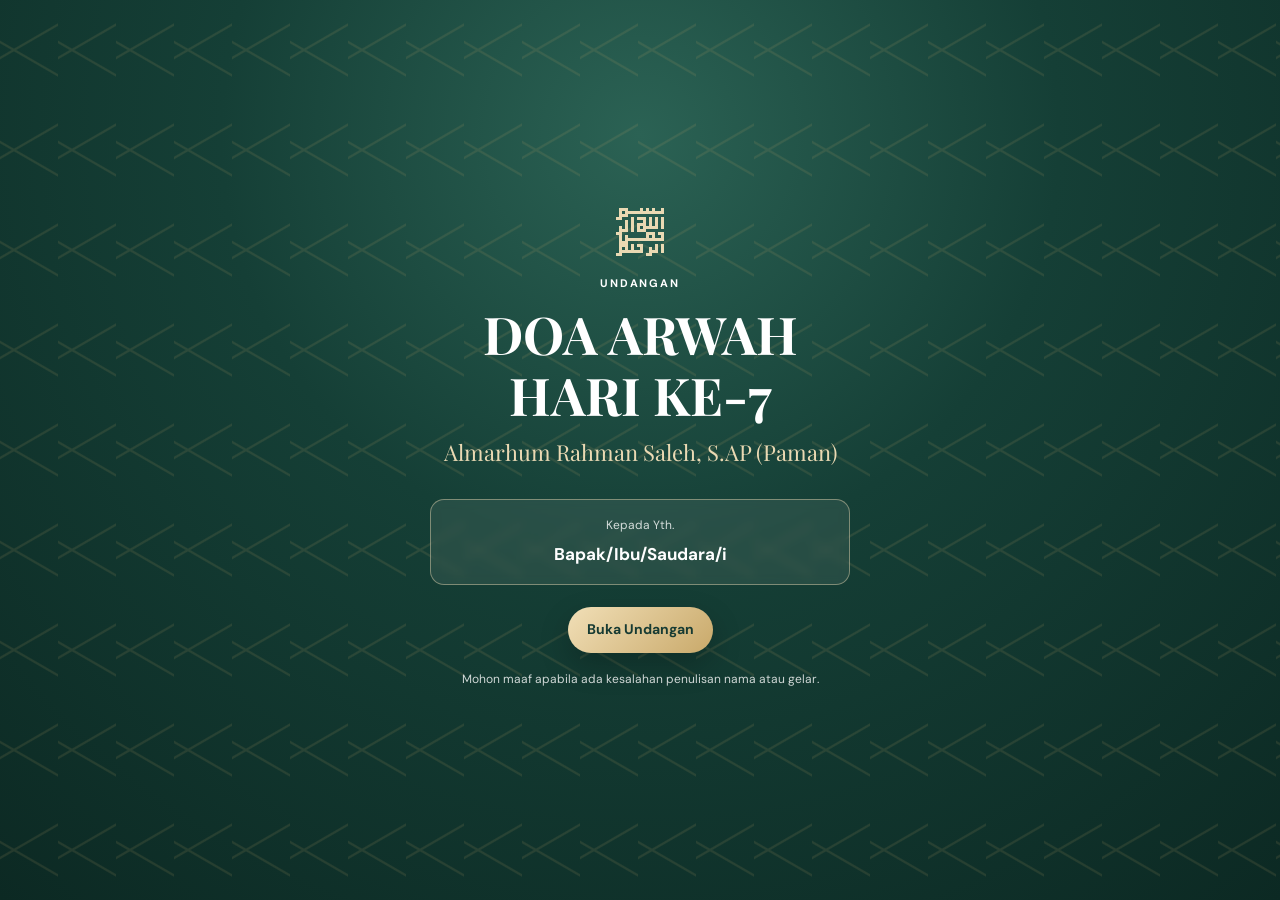
<file: index.html>
<!doctype html>
<html lang="id">
<head>
  <meta charset="utf-8">
  <meta name="viewport" content="width=device-width,initial-scale=1,viewport-fit=cover">
  <meta name="theme-color" content="#153f36">
  <meta name="description" content="Undangan Doa Arwah Hari ke-7">
  <title>Undangan Doa Arwah Hari ke-7</title>
  <link rel="preconnect" href="https://fonts.googleapis.com">
  <link rel="preconnect" href="https://fonts.gstatic.com" crossorigin>
  <link href="https://fonts.googleapis.com/css2?family=DM+Sans:wght@400;500;600;700&family=Playfair+Display:wght@600;700&display=swap" rel="stylesheet">
  <link rel="stylesheet" href="style.css">
</head>
<body>
  <div class="gate" id="gate">
    <div class="gate-pattern"></div>
    <div class="gate-content">
      <div class="bismillah" aria-label="Bismillahirrahmanirrahim">﷽</div>
      <p class="eyebrow">UNDANGAN </p>
      <h1 id="gateTitle">DOA ARWAH HARI KE-7</h1>
      <p class="gate-name" id="gateName">Almarhum</p>
      <div class="guest-card">
        <span>Kepada Yth.</span>
        <strong id="guestName">Bapak/Ibu/Saudara/i</strong>
      </div>
      <button class="button button-gold" id="openInvitation" type="button">Buka Undangan</button>
      <small>Mohon maaf apabila ada kesalahan penulisan nama atau gelar.</small>
    </div>
  </div>

    <main id="invitation" class="invitation" aria-hidden="true">
    <section class="hero section">
      <div class="ornament">✦</div>
      <p class="eyebrow">INNALILLAHI WA INNA ILAIHI RAJI'UN</p>
      <h1 id="eventTitle">Undangan Arwah Hari ke-7</h1>
      <div class="portrait-wrap">
        <img id="deceasedPhoto" class="portrait" src="assets/foto-rahman-saleh.png" alt="Foto Almarhum Rahman Saleh, S.AP">
      </div>
      <p class="label">Mengenang dan mendoakan</p>
      <h2 id="deceasedName">Almarhum</h2>
      <p class="deceased-nickname" id="nickname"></p>
      <p id="prayer" class="prayer"></p>
      <a href="#detail" class="scroll-hint">Lihat detail <span>↓</span></a>
    </section>

    <section class="section content-section" id="detail">
      <div class="card intro-card">
        <div class="bismillah small">﷽</div>
        <p>Assalamu'alaikum Warahmatullahi Wabarakatuh</p>
        <p id="opening"></p>
        <div class="intro-deceased">
          <span>Atas meninggalnya</span>
          <h3 id="introDeceasedName"></h3>
          <p id="introNickname"></p>
        </div>
      </div>

      <div class="card event-card">
        <p class="eyebrow">INSYAALLAH DILAKSANAKAN PADA</p>
        <div class="date-display">
          <span id="eventDay">Kamis</span>
          <strong id="eventDateNumber">01</strong>
          <span id="eventMonthYear">Oktober 2026</span>
        </div>
        <div class="detail-row">
          <div class="icon" aria-hidden="true">◷</div>
          <div><span>Waktu</span><strong id="eventTime">19.30 WIB</strong></div>
        </div>
        <div class="detail-row">
          <div class="icon" aria-hidden="true">⌖</div>
          <div><span id="locationName">Kediaman Keluarga</span><strong id="address"></strong></div>
        </div>
        <div class="button-row">
          <a class="button button-primary" id="mapsButton" target="_blank" rel="noopener">Buka Peta</a>
        </div>
      </div>

      <div class="card countdown-card">
        <p class="eyebrow">MENUJU WAKTU ACARA</p>
        <div class="countdown" id="countdown">
          <div><strong id="days">00</strong><span>Hari</span></div>
          <div><strong id="hours">00</strong><span>Jam</span></div>
          <div><strong id="minutes">00</strong><span>Menit</span></div>
          <div><strong id="seconds">00</strong><span>Detik</span></div>
        </div>
      </div>

      <div class="card closing-card">
        <p id="closing"></p>
        <p>Wassalamu'alaikum Warahmatullahi Wabarakatuh</p>
        <span>Hormat kami,</span>
        <h3 id="family"></h3>
      </div>

      <footer>
        <p>Terima kasih atas doa dan perhatian yang diberikan.</p>
      </footer>
    </section>
  </main>

  <button class="music-button" id="musicButton" type="button" aria-label="Putar atau jeda musik" title="Musik latar">♫</button>
  <audio id="backgroundMusic" loop preload="auto" playsinline></audio>
  <div class="toast" id="toast" role="status" aria-live="polite"></div>
  <script src="app.js"></script>
</body>
</html>
</file>
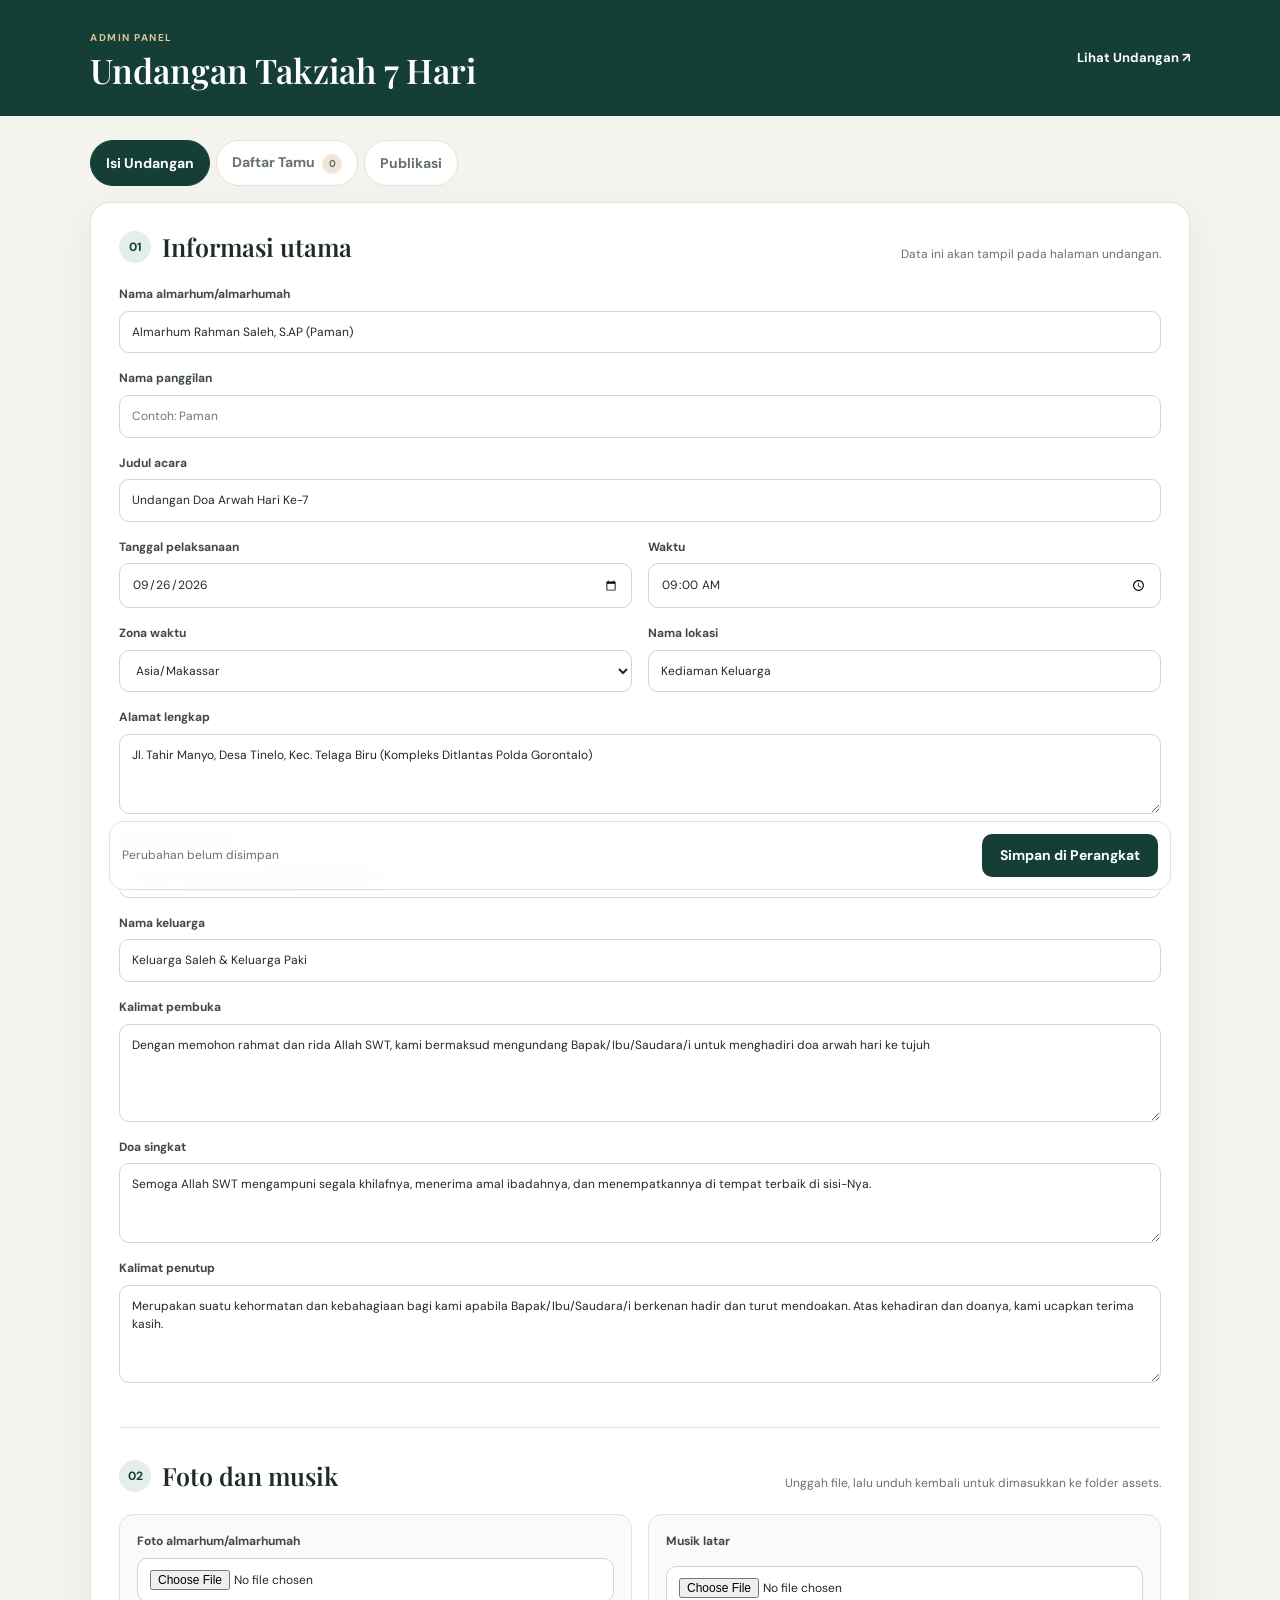
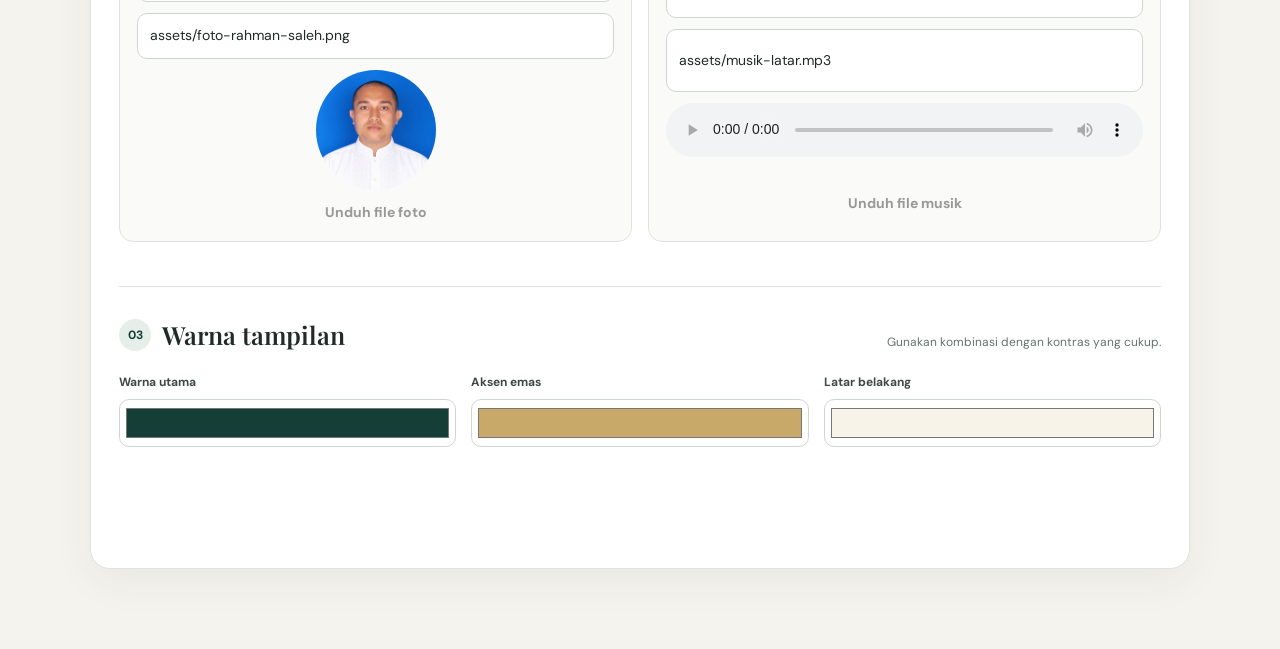
<file: admin.html>
<!doctype html>
<html lang="id">
<head>
  <meta charset="utf-8">
  <meta name="viewport" content="width=device-width,initial-scale=1">
  <meta name="theme-color" content="#153f36">
  <title>Admin Undangan Takziah</title>
  <link rel="preconnect" href="https://fonts.googleapis.com">
  <link rel="preconnect" href="https://fonts.gstatic.com" crossorigin>
  <link href="https://fonts.googleapis.com/css2?family=DM+Sans:wght@400;500;600;700&family=Playfair+Display:wght@600;700&display=swap" rel="stylesheet">
  <link rel="stylesheet" href="admin.css">
</head>
<body>
  <header class="admin-header">
    <div><span>ADMIN PANEL</span><h1>Undangan Takziah 7 Hari</h1></div>
    <a href="index.html" target="_blank">Lihat Undangan ↗</a>
  </header>

  <main class="admin-layout">
    <nav class="tabs" aria-label="Navigasi admin">
      <button class="tab active" data-tab="content">Isi Undangan</button>
      <button class="tab" data-tab="guests">Daftar Tamu <span id="guestCount">0</span></button>
      <button class="tab" data-tab="publish">Publikasi</button>
    </nav>

    <section class="panel active" id="contentPanel">
      <div class="section-heading"><div><span>01</span><h2>Informasi utama</h2></div><p>Data ini akan tampil pada halaman undangan.</p></div>
      <form id="configForm">
        <div class="form-grid">
          <label class="full">Nama almarhum/almarhumah<input id="deceasedName" required></label>
          <label class="full">Nama panggilan<input id="nickname" placeholder="Contoh: Paman"></label>
          <label class="full">Judul acara<input id="eventTitle" required></label>
          <label>Tanggal pelaksanaan<input id="eventDate" type="date" required></label>
          <label>Waktu<input id="eventTime" type="time" required></label>
          <label>Zona waktu<select id="timezone"><option>Asia/Jakarta</option><option>Asia/Makassar</option><option>Asia/Jayapura</option></select></label>
          <label>Nama lokasi<input id="locationName" required></label>
          <label class="full">Alamat lengkap<textarea id="address" rows="3" required></textarea></label>
          <label class="full">Tautan Google Maps<input id="mapsUrl" type="url" placeholder="https://maps.app.goo.gl/..."></label>
          <label class="full">Nama keluarga<input id="family" required></label>
          <label class="full">Kalimat pembuka<textarea id="opening" rows="4"></textarea></label>
          <label class="full">Doa singkat<textarea id="prayer" rows="3"></textarea></label>
          <label class="full">Kalimat penutup<textarea id="closing" rows="4"></textarea></label>
        </div>

        <div class="section-heading separated"><div><span>02</span><h2>Foto dan musik</h2></div><p>Unggah file, lalu unduh kembali untuk dimasukkan ke folder assets.</p></div>
        <div class="upload-grid">
          <div class="upload-card">
            <label>Foto almarhum/almarhumah<input id="photoFile" type="file" accept="image/jpeg,image/png,image/webp"></label>
            <input id="photoPath" value="assets/placeholder-foto.svg" aria-label="Lokasi file foto">
            <div class="preview portrait-preview"><img id="photoPreview" alt="Pratinjau foto"></div>
            <button class="link-button" id="downloadPhoto" type="button" disabled>Unduh file foto</button>
          </div>
          <div class="upload-card">
            <label>Musik latar<input id="musicFile" type="file" accept="audio/mpeg,audio/mp3,audio/wav,audio/ogg"></label>
            <input id="musicPath" placeholder="assets/musik-latar.mp3" aria-label="Lokasi file musik">
            <audio id="musicPreview" controls></audio>
            <button class="link-button" id="downloadMusic" type="button" disabled>Unduh file musik</button>
          </div>
        </div>

        <div class="section-heading separated"><div><span>03</span><h2>Warna tampilan</h2></div><p>Gunakan kombinasi dengan kontras yang cukup.</p></div>
        <div class="color-grid">
          <label>Warna utama<input id="primaryColor" type="color"></label>
          <label>Aksen emas<input id="secondaryColor" type="color"></label>
          <label>Latar belakang<input id="backgroundColor" type="color"></label>
        </div>
        <div class="sticky-actions">
          <span id="saveStatus">Perubahan belum disimpan</span>
          <button class="button primary" type="submit">Simpan di Perangkat</button>
        </div>
      </form>
    </section>

    <section class="panel" id="guestsPanel">
      <div class="section-heading"><div><span>01</span><h2>Masukkan daftar tamu</h2></div><p>Satu tamu per baris. Nomor WhatsApp bersifat opsional.</p></div>
      <div class="helper-box"><strong>Format:</strong><code>Nama Tamu</code> atau <code>Nama Tamu|628123456789</code></div>
      <textarea id="guestInput" rows="8" placeholder="Bapak Abdullah|628123456789&#10;Ibu Aminah&#10;Keluarga Bapak Hasan"></textarea>
      <div class="inline-actions">
        <button class="button primary" id="addGuests" type="button">Tambahkan Tamu</button>
        <button class="button secondary" id="clearGuests" type="button">Hapus Semua</button>
      </div>

      <div class="message-editor">
        <h3>Template pesan WhatsApp</h3>
        <p>Variabel tersedia: <code>{nama}</code>, <code>{acara}</code>, <code>{almarhum}</code>, <code>{tanggal}</code>, <code>{waktu}</code>, <code>{lokasi}</code>, <code>{alamat}</code>, dan <code>{link}</code>.</p>
        <textarea id="messageTemplate" rows="10"></textarea>
        <label>URL undangan GitHub Pages<input id="siteUrl" type="url" placeholder="https://username.github.io/nama-repo/"></label>
        <button class="button secondary" id="saveMessage" type="button">Simpan Template</button>
      </div>

      <div class="guest-toolbar">
        <h3>Daftar undangan</h3>
        <input id="guestSearch" type="search" placeholder="Cari nama tamu...">
      </div>
      <div id="guestList" class="guest-list"></div>
      <div class="inline-actions">
        <button class="button secondary" id="copyAllMessages" type="button">Salin Semua Pesan</button>
        <button class="button secondary" id="exportGuests" type="button">Ekspor CSV</button>
      </div>
    </section>

    <section class="panel" id="publishPanel">
      <div class="section-heading"><div><span>01</span><h2>Siapkan file publikasi</h2></div><p>Unduh konfigurasi terbaru untuk mengganti file di GitHub.</p></div>
      <div class="publish-card">
        <h3>1. Unduh konfigurasi</h3>
        <p>File berisi data acara, tetapi tidak memuat daftar tamu.</p>
        <button class="button primary" id="exportConfig" type="button">Unduh config.json</button>
      </div>
      <div class="publish-card">
        <h3>2. Lengkapi folder assets</h3>
        <p>Pastikan foto dan musik memakai nama yang sama dengan isian lokasi file pada tab Isi Undangan.</p>
      </div>
      <div class="publish-card">
        <h3>3. Unggah ke GitHub</h3>
        <p>Ganti <code>config.json</code>, unggah file media ke <code>assets</code>, lalu tunggu GitHub Pages memperbarui situs.</p>
      </div>
      <div class="warning"><strong>Catatan keamanan</strong><p>Halaman admin pada situs statis tidak memiliki login server. Data tersimpan hanya di browser ini. Jangan menyimpan data sensitif atau token GitHub di halaman admin.</p></div>
    </section>
  </main>
  <div class="toast" id="toast" role="status"></div>
  <script src="admin.js"></script>
</body>
</html>
</file>
<file: style.css>
:root {
  --primary: #153f36;
  --primary-soft: #28594e;
  --gold: #c9a96a;
  --gold-soft: #ead9b3;
  --paper: #f7f3e9;
  --cream: #fffdf8;
  --ink: #24302d;
  --muted: #6f7774;
  --shadow: 0 18px 46px rgba(18, 53, 45, .12);
}

* { box-sizing: border-box; }
html { scroll-behavior: smooth; }
body {
  margin: 0;
  min-width: 320px;
  background: var(--paper);
  color: var(--ink);
  font-family: "DM Sans", system-ui, sans-serif;
  line-height: 1.7;
  overflow-x: hidden;
}
button, a { font: inherit; }
button { cursor: pointer; }

.gate {
  position: fixed;
  inset: 0;
  z-index: 20;
  display: grid;
  place-items: center;
  min-height: 100svh;
  padding: 28px 22px;
  overflow: hidden;
  color: white;
  text-align: center;
  background: radial-gradient(circle at 50% 15%, #2b6254 0, var(--primary) 42%, #0c2923 100%);
  transform: translate3d(0, 0, 0) scale(1);
  transform-origin: 50% 15%;
  will-change: transform, opacity, filter;
  transition:
    transform 1.05s cubic-bezier(.76, 0, .24, 1),
    opacity .78s ease,
    filter .9s ease,
    visibility 0s linear 1.05s;
}
.gate::after {
  position: absolute;
  right: -15%;
  bottom: -26%;
  left: -15%;
  height: 34%;
  border-radius: 50% 50% 0 0;
  content: "";
  background: linear-gradient(180deg, rgba(201,169,106,.24), transparent 65%);
  opacity: 0;
  transform: translateY(55%);
  transition: transform .85s cubic-bezier(.22,1,.36,1), opacity .55s ease;
}
.gate.opening {
  opacity: .12;
  filter: blur(3px);
  transform: translate3d(0, -104%, 0) scale(.975);
  pointer-events: none;
}
.gate.opening::after { opacity: 1; transform: translateY(0); }
.gate.closed { visibility: hidden; pointer-events: none; }
.gate-pattern, .hero::before {
  position: absolute;
  inset: 0;
  content: "";
  opacity: .13;
  background-image:
    linear-gradient(30deg, transparent 42%, var(--gold) 43%, var(--gold) 44%, transparent 45%),
    linear-gradient(150deg, transparent 42%, var(--gold) 43%, var(--gold) 44%, transparent 45%);
  background-size: 58px 100px;
}
.gate-content { position: relative; z-index: 1; width: min(100%, 420px); transition: transform .75s cubic-bezier(.22,1,.36,1), opacity .45s ease; }
.gate.opening .gate-content { opacity: 0; transform: translateY(-28px) scale(.96); }
.bismillah { margin-bottom: 16px; color: var(--gold-soft); font-size: 48px; line-height: 1; }
.bismillah.small { color: var(--gold); font-size: 39px; }
.eyebrow { margin: 0 0 10px; letter-spacing: .16em; font-size: 11px; font-weight: 700; }
h1, h2, h3 { font-family: "Playfair Display", Georgia, serif; line-height: 1.18; }
.gate h1 { margin: 8px 0; font-size: clamp(34px, 10vw, 52px); }
.gate-name { margin: 8px 0 28px; color: var(--gold-soft); font-family: "Playfair Display", serif; font-size: 22px; }
.guest-card {
  display: grid;
  gap: 5px;
  margin: 0 auto 22px;
  padding: 15px 18px;
  border: 1px solid rgba(234, 217, 179, .45);
  border-radius: 14px;
  background: rgba(255, 255, 255, .08);
  backdrop-filter: blur(5px);
}
.guest-card span, .gate small { font-size: 12px; opacity: .8; }
.guest-card strong { font-size: 17px; }
.gate small { display: block; margin-top: 16px; }

.button {
  display: inline-flex;
  min-height: 46px;
  align-items: center;
  justify-content: center;
  padding: 11px 19px;
  border: 0;
  border-radius: 999px;
  text-decoration: none;
  font-size: 14px;
  font-weight: 700;
  transition: transform .18s ease, opacity .18s ease;
}
.button:active { transform: scale(.97); }
.button-gold { color: #173b33; background: linear-gradient(135deg, #f1dfb7, var(--gold)); box-shadow: 0 12px 30px rgba(0, 0, 0, .22); }
.button-primary { color: white; background: var(--primary); }
.button-outline { border: 1px solid #c9c7bc; color: var(--primary); background: transparent; }

.invitation {
  display: none;
  overflow: hidden;
  opacity: 0;
  background: var(--paper);
  transform: scale(1.035);
  transform-origin: 50% 10%;
  transition: opacity .9s ease .12s, transform 1.15s cubic-bezier(.22,1,.36,1);
}
.invitation.open { display: block; }
.invitation.revealed { opacity: 1; transform: scale(1); }
.section { position: relative; width: 100%; }
.hero {
  display: flex;
  min-height: 100svh;
  flex-direction: column;
  align-items: center;
  justify-content: center;
  padding: 52px 24px;
  overflow: hidden;
  text-align: center;
  color: white;
  background: linear-gradient(165deg, #0d2c26, var(--primary-soft));
}
.hero > * { position: relative; }
.hero > :not(.scroll-hint) {
  opacity: 0;
  transform: translateY(24px);
}
.invitation.revealed .hero > :not(.scroll-hint) {
  animation: heroEnter .82s cubic-bezier(.22,1,.36,1) forwards;
}
.invitation.revealed .hero > :nth-child(2) { animation-delay: .12s; }
.invitation.revealed .hero > :nth-child(3) { animation-delay: .2s; }
.invitation.revealed .hero > :nth-child(4) { animation-delay: .3s; }
.invitation.revealed .hero > :nth-child(5) { animation-delay: .39s; }
.invitation.revealed .hero > :nth-child(6) { animation-delay: .47s; }
.invitation.revealed .hero > :nth-child(7) { animation-delay: .55s; }
.invitation.revealed .hero > :nth-child(8) { animation-delay: .63s; }
.ornament { margin-bottom: 16px; color: var(--gold); font-size: 28px; }
.hero h1 { width: min(100%, 580px); margin: 5px auto 28px; font-size: clamp(34px, 9vw, 58px); }
.portrait-wrap {
  width: 184px;
  height: 184px;
  padding: 6px;
  border: 1px solid var(--gold);
  border-radius: 50%;
  background: rgba(255, 255, 255, .08);
}
.portrait { width: 100%; height: 100%; border-radius: 50%; object-fit: cover; background: #e6dfd0; }
.label { margin: 22px 0 2px; color: #d8dedb; font-size: 13px; }
.hero h2 { max-width: 520px; margin: 0; color: var(--gold-soft); font-size: 29px; }
.deceased-nickname { margin: 5px 0 0; color: var(--gold-soft); font-family: "Playfair Display", serif; font-size: 18px; font-style: italic; }
.prayer { max-width: 570px; margin: 18px auto; color: #e4e9e7; font-size: 14px; }
.scroll-hint { position: absolute; bottom: 24px; color: white; text-decoration: none; font-size: 12px; opacity: .75; }
.scroll-hint { opacity: 0; transform: translateY(8px); }
.invitation.revealed .scroll-hint { animation: hintEnter .7s ease .9s forwards; }
.scroll-hint span { display: block; font-size: 20px; animation: floatArrow 1.8s ease-in-out infinite; }

.content-section { padding: 42px 18px 28px; background: linear-gradient(180deg, var(--paper), #eee7d7); }
.content-section::before {
  position: absolute;
  top: -34px;
  right: -8%;
  left: -8%;
  height: 68px;
  border-radius: 50% 50% 0 0;
  content: "";
  background: var(--paper);
}
.card {
  width: min(100%, 620px);
  margin: 0 auto 20px;
  padding: 28px 22px;
  border: 1px solid rgba(201, 169, 106, .28);
  border-radius: 22px;
  background: rgba(255, 253, 248, .92);
  box-shadow: var(--shadow);
}
.reveal {
  opacity: 0;
  transform: translate3d(0, 42px, 0) scale(.975);
  transition:
    opacity .72s ease,
    transform .9s cubic-bezier(.22,1,.36,1);
  will-change: transform, opacity;
}
.reveal.is-visible { opacity: 1; transform: translate3d(0, 0, 0) scale(1); }
.reveal:nth-of-type(2) { transition-delay: .06s; }
.intro-card, .closing-card { text-align: center; }
.intro-card p { margin: 12px 0; }
.intro-deceased { margin-top: 24px; padding: 21px 16px; border-top: 1px solid #e4dccb; border-bottom: 1px solid #e4dccb; }
.intro-deceased span { color: var(--muted); font-size: 12px; }
.intro-deceased h3 { margin: 5px 0 0; color: var(--primary); font-size: 25px; }
.intro-deceased p { margin: 3px 0 0; color: var(--gold); font-family: "Playfair Display", serif; font-size: 17px; font-style: italic; }
.event-card .eyebrow, .countdown-card .eyebrow { color: var(--primary); text-align: center; }
.date-display { display: grid; justify-items: center; margin: 19px 0 26px; }
.date-display span { font-size: 15px; font-weight: 600; }
.date-display strong { margin: -4px 0; color: var(--primary); font-family: "Playfair Display", serif; font-size: 70px; line-height: 1.15; }
.detail-row { display: grid; grid-template-columns: 40px 1fr; gap: 11px; align-items: start; padding: 15px 0; border-top: 1px solid #e8e3d7; }
.detail-row .icon { display: grid; width: 36px; height: 36px; place-items: center; border-radius: 50%; color: var(--primary); background: #e6eee9; font-size: 20px; }
.detail-row span, .detail-row strong { display: block; }
.detail-row span { color: var(--muted); font-size: 12px; }
.detail-row strong { line-height: 1.5; font-size: 15px; }
.button-row { display: grid; grid-template-columns: 1fr; gap: 10px; margin-top: 20px; }
.countdown { display: grid; grid-template-columns: repeat(4, 1fr); gap: 8px; margin-top: 18px; }
.countdown div { padding: 12px 4px; border-radius: 13px; text-align: center; background: #edf2ef; }
.countdown strong, .countdown span { display: block; }
.countdown strong { color: var(--primary); font-size: 26px; }
.countdown span { color: var(--muted); font-size: 10px; }
.closing-card h3 { margin: 7px 0 0; color: var(--primary); font-size: 24px; }
.closing-card span { color: var(--muted); font-size: 13px; }
footer { padding: 18px 12px 5px; text-align: center; color: var(--muted); font-size: 12px; }

.music-button {
  position: fixed;
  right: max(18px, env(safe-area-inset-right));
  bottom: max(18px, env(safe-area-inset-bottom));
  z-index: 12;
  display: none;
  width: 46px;
  height: 46px;
  border: 1px solid rgba(255,255,255,.38);
  border-radius: 50%;
  color: white;
  background: var(--primary);
  box-shadow: 0 8px 24px rgba(21,63,54,.3);
  font-size: 20px;
}
.music-button.show { display: block; }
.music-button.playing { animation: pulse 1.8s infinite; }
.toast { position: fixed; left: 50%; bottom: 80px; z-index: 30; transform: translate(-50%, 20px); padding: 10px 15px; border-radius: 10px; color: white; background: #1d2825; opacity: 0; pointer-events: none; font-size: 13px; transition: .25s ease; }
.toast.show { transform: translate(-50%, 0); opacity: 1; }
@keyframes pulse { 50% { box-shadow: 0 0 0 10px rgba(201,169,106,.16); } }
@keyframes heroEnter {
  from { opacity: 0; transform: translateY(24px) scale(.985); }
  to { opacity: 1; transform: translateY(0) scale(1); }
}
@keyframes hintEnter {
  from { opacity: 0; transform: translateY(8px); }
  to { opacity: .75; transform: translateY(0); }
}
@keyframes floatArrow {
  0%, 100% { transform: translateY(0); }
  50% { transform: translateY(7px); }
}

@media (min-width: 720px) {
  .content-section { padding: 70px 24px 38px; }
  .card { padding: 38px 42px; }
}
@media (prefers-reduced-motion: reduce) {
  *, *::before, *::after { scroll-behavior: auto !important; animation-duration: .01ms !important; transition-duration: .01ms !important; }
  .hero > :not(.scroll-hint), .scroll-hint, .reveal { opacity: 1 !important; transform: none !important; }
}
</file>
<file: admin.css>
:root { --primary:#153f36; --gold:#c9a96a; --paper:#f5f3ed; --white:#fff; --ink:#202a27; --muted:#66716d; --line:#dfe3df; --danger:#9b3c3c; }
* { box-sizing:border-box; }
body { margin:0; background:var(--paper); color:var(--ink); font:14px/1.55 "DM Sans",system-ui,sans-serif; }
button,input,textarea,select { font:inherit; }
button { cursor:pointer; }
.admin-header { display:flex; align-items:center; justify-content:space-between; gap:18px; padding:26px max(22px,calc((100% - 1100px)/2)); color:white; background:var(--primary); }
.admin-header span { color:#dbc696; letter-spacing:.15em; font-size:10px; font-weight:700; }
.admin-header h1 { margin:2px 0 0; font:600 clamp(23px,4vw,34px)/1.2 "Playfair Display",serif; }
.admin-header a { color:white; text-decoration:none; font-weight:700; font-size:13px; }
.admin-layout { width:min(1100px,calc(100% - 28px)); margin:24px auto 80px; }
.tabs { display:flex; gap:6px; margin-bottom:16px; overflow-x:auto; }
.tab { flex:0 0 auto; padding:11px 15px; border:1px solid var(--line); border-radius:99px; color:var(--muted); background:white; font-weight:700; }
.tab.active { border-color:var(--primary); color:white; background:var(--primary); }
.tab span { display:inline-grid; min-width:20px; height:20px; margin-left:4px; place-items:center; border-radius:50%; background:rgba(201,169,106,.28); font-size:10px; }
.panel { display:none; padding:28px; border:1px solid var(--line); border-radius:20px; background:white; box-shadow:0 12px 40px rgba(22,52,45,.06); }
.panel.active { display:block; }
.section-heading { display:flex; align-items:end; justify-content:space-between; gap:20px; margin-bottom:22px; }
.section-heading.separated { margin-top:44px; padding-top:32px; border-top:1px solid var(--line); }
.section-heading div { display:flex; align-items:center; gap:11px; }
.section-heading span { display:grid; width:32px; height:32px; place-items:center; border-radius:50%; color:var(--primary); background:#e6eee9; font-weight:700; font-size:12px; }
.section-heading h2 { margin:0; font:600 25px/1.2 "Playfair Display",serif; }
.section-heading p { margin:0; color:var(--muted); font-size:12px; }
.form-grid { display:grid; grid-template-columns:1fr 1fr; gap:16px; }
label { display:grid; gap:7px; color:#3e4946; font-weight:700; font-size:12px; }
label.full { grid-column:1/-1; }
input,textarea,select { width:100%; border:1px solid #cfd6d2; border-radius:10px; padding:11px 12px; color:var(--ink); background:#fff; outline:none; font-weight:400; }
input:focus,textarea:focus,select:focus { border-color:var(--primary); box-shadow:0 0 0 3px rgba(21,63,54,.09); }
textarea { resize:vertical; }
.upload-grid { display:grid; grid-template-columns:1fr 1fr; gap:16px; }
.upload-card { display:grid; gap:11px; padding:17px; border:1px solid var(--line); border-radius:14px; background:#fafbf9; }
.preview { display:grid; min-height:120px; place-items:center; overflow:hidden; border-radius:10px; background:#e9ece8; }
.portrait-preview { width:120px; height:120px; min-height:0; margin:auto; border-radius:50%; }
.preview img { width:100%; height:100%; object-fit:cover; }
audio { width:100%; }
.link-button { border:0; color:var(--primary); background:none; font-weight:700; }
.link-button:disabled { color:#999; cursor:not-allowed; }
.color-grid { display:grid; grid-template-columns:repeat(3,1fr); gap:15px; }
.color-grid input { height:48px; padding:4px; }
.sticky-actions { position:sticky; bottom:10px; display:flex; align-items:center; justify-content:flex-end; gap:16px; margin:34px -10px -10px; padding:12px; border:1px solid var(--line); border-radius:14px; background:rgba(255,255,255,.92); backdrop-filter:blur(8px); }
.sticky-actions span { margin-right:auto; color:var(--muted); font-size:12px; }
.button { display:inline-flex; min-height:43px; align-items:center; justify-content:center; padding:10px 17px; border:1px solid transparent; border-radius:10px; font-weight:700; }
.button.primary { color:white; background:var(--primary); }
.button.secondary { border-color:#cbd3cf; color:var(--primary); background:white; }
.helper-box,.warning { padding:14px 16px; border-radius:12px; background:#edf3ef; }
code { padding:2px 6px; border-radius:5px; background:#edf0ed; font-size:12px; }
#guestInput { margin-top:14px; }
.inline-actions { display:flex; flex-wrap:wrap; gap:9px; margin-top:12px; }
.message-editor { margin:35px 0; padding:20px; border:1px solid var(--line); border-radius:15px; background:#fafbf9; }
.message-editor h3,.guest-toolbar h3,.publish-card h3 { margin:0 0 6px; }
.message-editor p,.publish-card p { color:var(--muted); }
.message-editor label { margin-top:13px; }
.message-editor .button { margin-top:12px; }
.guest-toolbar { display:flex; align-items:center; justify-content:space-between; gap:14px; margin-bottom:13px; }
.guest-toolbar input { width:min(300px,100%); }
.guest-list { display:grid; gap:10px; }
.guest-item { display:grid; grid-template-columns:1fr auto; gap:14px; padding:14px; border:1px solid var(--line); border-radius:12px; }
.guest-item strong,.guest-item small { display:block; }
.guest-item small { margin-top:3px; color:var(--muted); }
.guest-actions { display:flex; flex-wrap:wrap; justify-content:flex-end; gap:6px; }
.guest-actions button,.guest-actions a { padding:7px 10px; border:1px solid #d6dcd8; border-radius:8px; color:var(--primary); background:white; text-decoration:none; font-size:11px; font-weight:700; }
.guest-actions .delete { color:var(--danger); }
.empty { padding:40px 20px; border:1px dashed #ccd4d0; border-radius:12px; color:var(--muted); text-align:center; }
.publish-card { margin-bottom:13px; padding:20px; border:1px solid var(--line); border-radius:14px; }
.warning { margin-top:25px; border-left:4px solid #bc8a39; background:#fff5df; }
.warning p { margin:4px 0 0; }
.toast { position:fixed; left:50%; bottom:25px; z-index:30; transform:translate(-50%,15px); padding:10px 15px; border-radius:9px; color:white; background:#17231f; opacity:0; pointer-events:none; transition:.2s; }
.toast.show { transform:translate(-50%,0); opacity:1; }
@media (max-width:700px) {
  .admin-header { align-items:flex-start; padding:22px 18px; }
  .admin-header a { margin-top:8px; }
  .panel { padding:20px 15px; }
  .section-heading { display:block; }
  .section-heading p { margin-top:8px; }
  .form-grid,.upload-grid,.color-grid { grid-template-columns:1fr; }
  label.full { grid-column:auto; }
  .sticky-actions { flex-wrap:wrap; }
  .sticky-actions span { width:100%; }
  .guest-toolbar { align-items:stretch; flex-direction:column; }
  .guest-toolbar input { width:100%; }
  .guest-item { grid-template-columns:1fr; }
  .guest-actions { justify-content:flex-start; }
}
</file>
